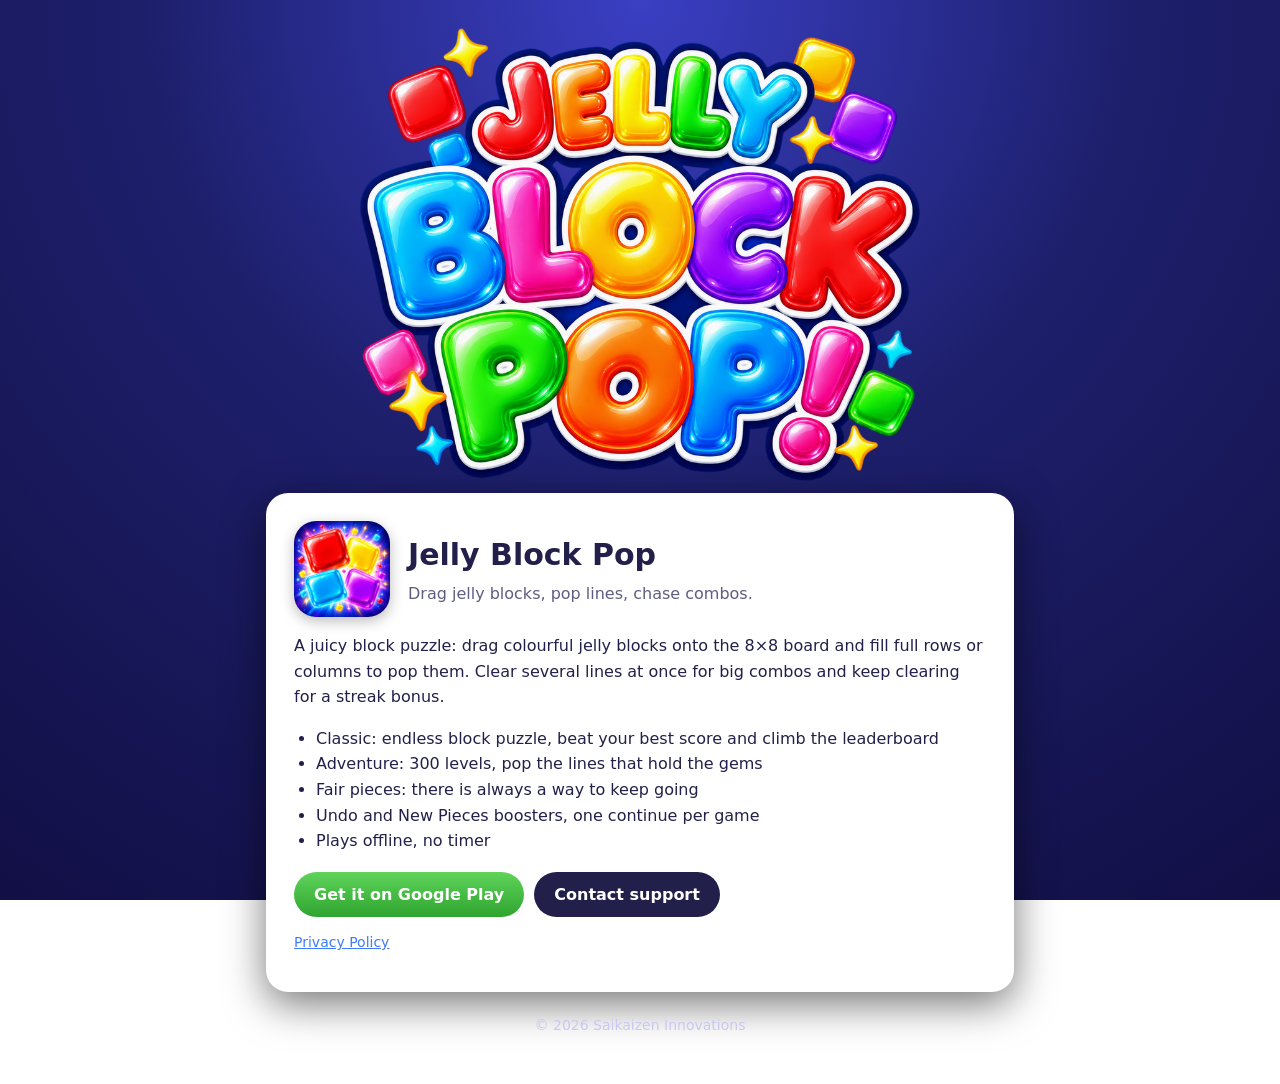
<file: index.html>
<!doctype html>
<html lang="en">
<head>
<meta charset="utf-8">
<meta name="viewport" content="width=device-width,initial-scale=1">
<title>Jelly Block Pop – Block Puzzle Game</title>
<meta name="description" content="Jelly Block Pop: a juicy 8x8 block puzzle. Drag jelly blocks, pop full lines, chase combos in Classic mode or collect gems in 300 Adventure levels. Plays offline.">
<link rel="icon" href="favicon.png">
<link rel="stylesheet" href="style.css">
</head>
<body>
<img class="logo" src="img/logo.png" alt="Jelly Block Pop logo">
<div class="wrap">
  <div class="card">
    <div class="brand">
      <img src="img/icon.png" alt="Jelly Block Pop icon">
      <div>
        <h1>Jelly Block Pop</h1>
        <p class="tag">Drag jelly blocks, pop lines, chase combos.</p>
      </div>
    </div>
    <p>A juicy block puzzle: drag colourful jelly blocks onto the 8×8 board and fill full rows or columns to pop them.
      Clear several lines at once for big combos and keep clearing for a streak bonus.</p>
    <ul>
      <li>Classic: endless block puzzle, beat your best score and climb the leaderboard</li>
      <li>Adventure: 300 levels, pop the lines that hold the gems</li>
      <li>Fair pieces: there is always a way to keep going</li>
      <li>Undo and New Pieces boosters, one continue per game</li>
      <li>Plays offline, no timer</li>
    </ul>
    <div class="btns">
      <a class="btn" href="https://play.google.com/store/apps/details?id=com.saikaizen.blockpuzzle">Get it on Google Play</a>
      <a class="btn alt" href="mailto:superprogrammersaurabh@gmail.com?subject=Jelly%20Block%20Pop">Contact support</a>
    </div>
    <p class="small"><a href="privacy.html">Privacy Policy</a></p>
  </div>
  <p class="foot">© 2026 Saikaizen Innovations</p>
</div>
</body>
</html>
</file>
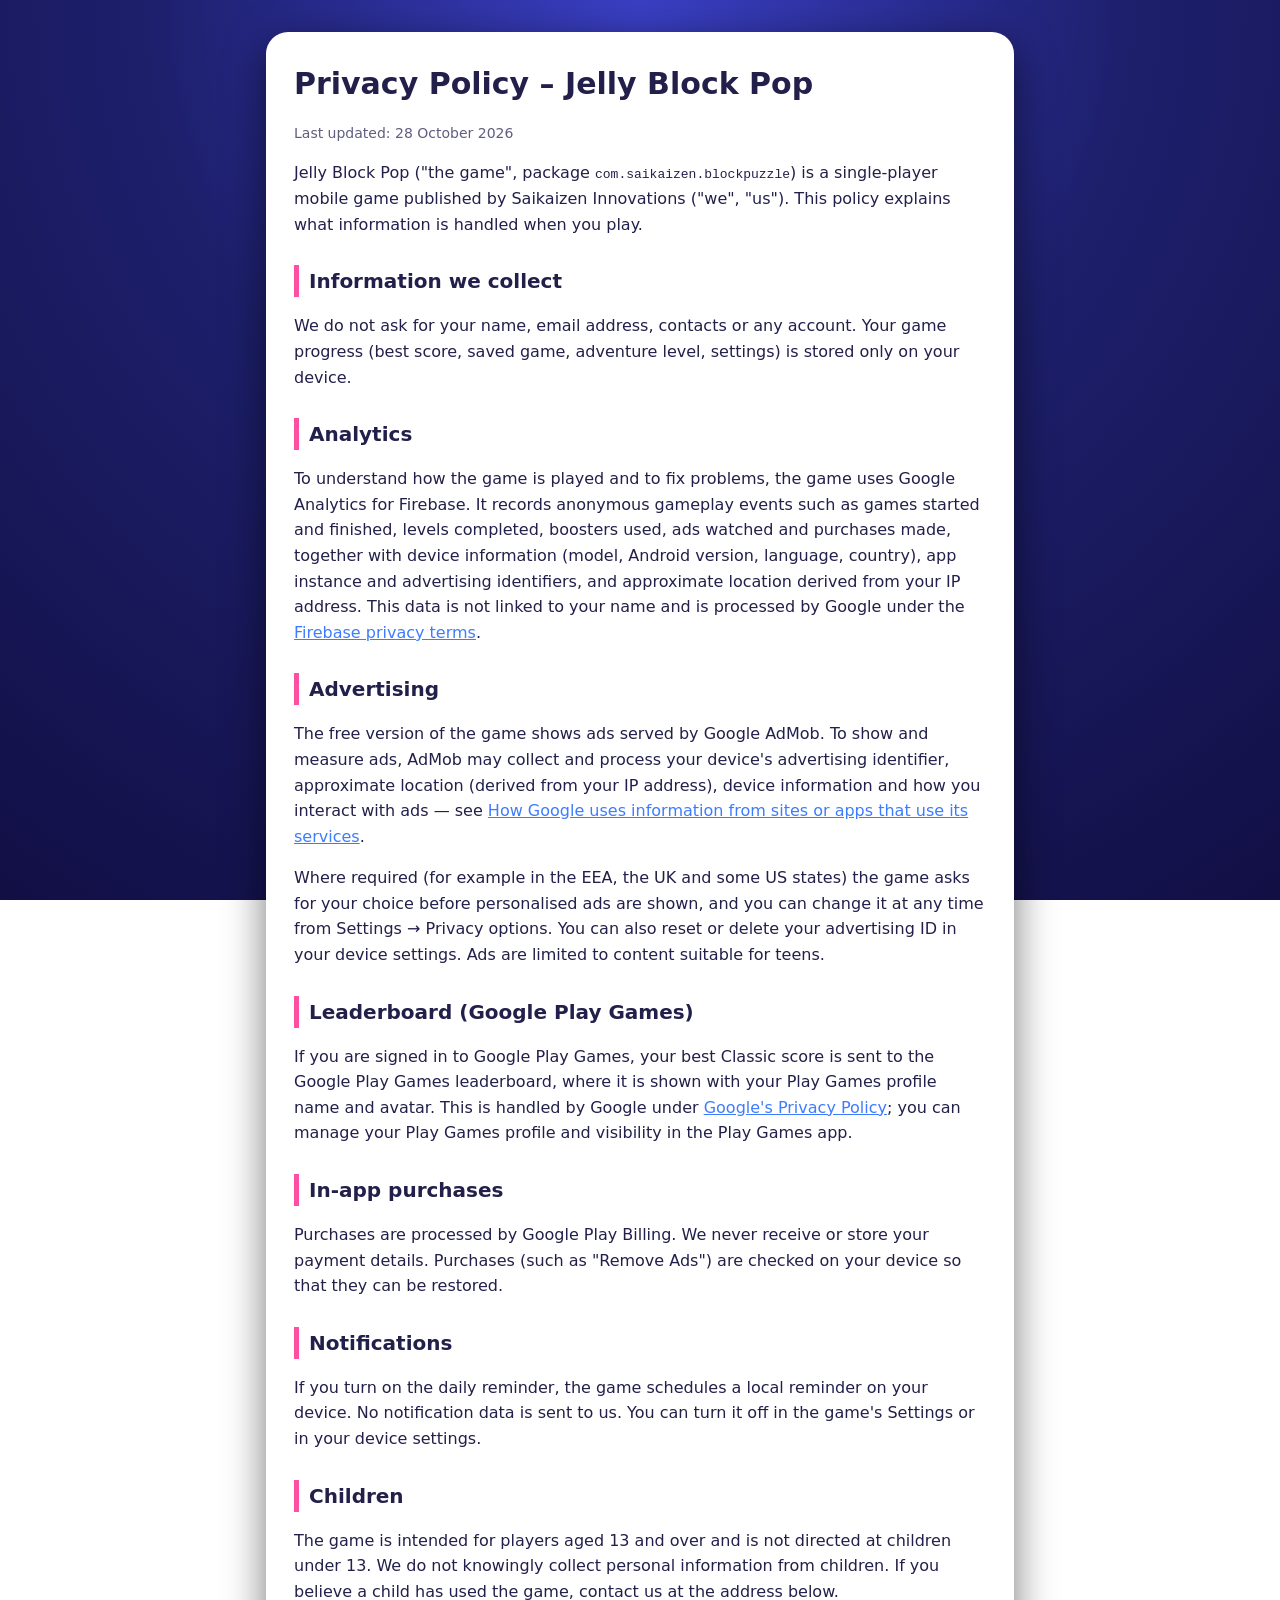
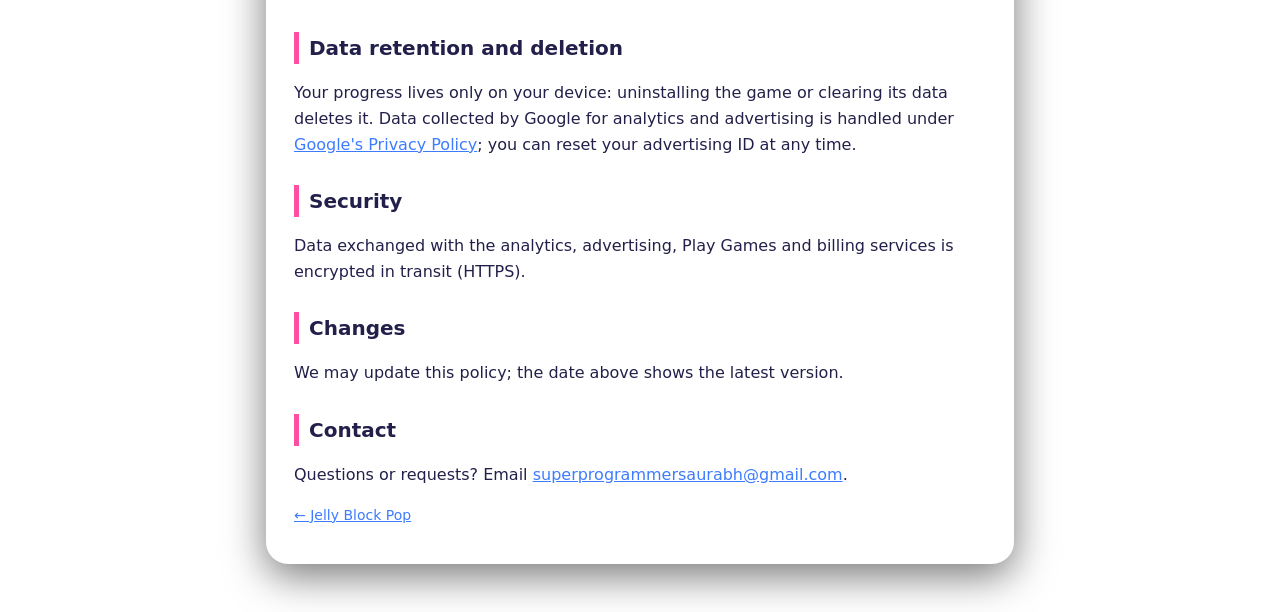
<file: privacy.html>
<!doctype html>
<html lang="en">
<head>
<meta charset="utf-8">
<meta name="viewport" content="width=device-width,initial-scale=1">
<title>Jelly Block Pop – Privacy Policy</title>
<link rel="icon" href="favicon.png">
<link rel="stylesheet" href="style.css">
</head>
<body>
<div class="wrap" style="margin-top:32px">
<div class="card">
<h1>Privacy Policy – Jelly Block Pop</h1>
<p class="small">Last updated: 28 October 2026</p>
<p>Jelly Block Pop ("the game", package <code>com.saikaizen.blockpuzzle</code>) is a single-player mobile game
published by Saikaizen Innovations ("we", "us"). This policy explains what information is handled when you play.</p>

<h2>Information we collect</h2>
<p>We do not ask for your name, email address, contacts or any account. Your game progress (best score, saved game,
adventure level, settings) is stored only on your device.</p>

<h2>Analytics</h2>
<p>To understand how the game is played and to fix problems, the game uses Google Analytics for Firebase. It records
anonymous gameplay events such as games started and finished, levels completed, boosters used, ads watched and
purchases made, together with device information (model, Android version, language, country), app instance and
advertising identifiers, and approximate location derived from your IP address. This data is not linked to your name
and is processed by Google under the <a href="https://firebase.google.com/support/privacy">Firebase privacy terms</a>.</p>

<h2>Advertising</h2>
<p>The free version of the game shows ads served by Google AdMob. To show and measure ads, AdMob may collect and
process your device's advertising identifier, approximate location (derived from your IP address), device
information and how you interact with ads — see
<a href="https://policies.google.com/technologies/partner-sites">How Google uses information from sites or apps that use its services</a>.</p>
<p>Where required (for example in the EEA, the UK and some US states) the game asks for your choice before
personalised ads are shown, and you can change it at any time from Settings → Privacy options. You can also reset or
delete your advertising ID in your device settings. Ads are limited to content suitable for teens.</p>

<h2>Leaderboard (Google Play Games)</h2>
<p>If you are signed in to Google Play Games, your best Classic score is sent to the Google Play Games leaderboard,
where it is shown with your Play Games profile name and avatar. This is handled by Google under
<a href="https://policies.google.com/privacy">Google's Privacy Policy</a>; you can manage your Play Games profile
and visibility in the Play Games app.</p>

<h2>In-app purchases</h2>
<p>Purchases are processed by Google Play Billing. We never receive or store your payment details. Purchases (such as
"Remove Ads") are checked on your device so that they can be restored.</p>

<h2>Notifications</h2>
<p>If you turn on the daily reminder, the game schedules a local reminder on your device. No notification data is sent
to us. You can turn it off in the game's Settings or in your device settings.</p>

<h2>Children</h2>
<p>The game is intended for players aged 13 and over and is not directed at children under 13. We do not knowingly
collect personal information from children. If you believe a child has used the game, contact us at the address
below.</p>

<h2>Data retention and deletion</h2>
<p>Your progress lives only on your device: uninstalling the game or clearing its data deletes it. Data collected by
Google for analytics and advertising is handled under <a href="https://policies.google.com/privacy">Google's Privacy
Policy</a>; you can reset your advertising ID at any time.</p>

<h2>Security</h2>
<p>Data exchanged with the analytics, advertising, Play Games and billing services is encrypted in transit (HTTPS).</p>

<h2>Changes</h2>
<p>We may update this policy; the date above shows the latest version.</p>

<h2>Contact</h2>
<p>Questions or requests? Email <a href="mailto:superprogrammersaurabh@gmail.com">superprogrammersaurabh@gmail.com</a>.</p>
<p class="small"><a href="index.html">← Jelly Block Pop</a></p>
</div>
</div>
</body>
</html>
</file>
<file: style.css>
:root{--bg:#1d1f6b;--deep:#120f45;--card:#fff;--ink:#22204a;--pink:#ff4fa3;--blue:#3d7cff;--soft:#5f5d80}
*{box-sizing:border-box}
html,body{margin:0;background:radial-gradient(circle at 50% 0,#3a3fc4 0,var(--bg) 45%,var(--deep) 100%) fixed;color:var(--ink);font-family:system-ui,-apple-system,"Segoe UI",Roboto,sans-serif;line-height:1.6}
a{color:var(--blue)}
.logo{display:block;width:min(560px,86%);margin:28px auto 0}
.wrap{max-width:780px;margin:12px auto 48px;padding:0 16px}
.card{background:var(--card);border-radius:22px;padding:28px 28px 24px;box-shadow:0 12px 40px #0008}
.brand{display:flex;gap:18px;align-items:center;margin-bottom:8px}
.brand img{width:96px;height:96px;border-radius:22px;box-shadow:0 4px 14px #0004}
h1{margin:0;font-size:30px}
h2{font-size:20px;margin:28px 0 6px;border-left:5px solid var(--pink);padding-left:10px}
.tag{color:var(--soft);margin:2px 0 0}
.btns{display:flex;flex-wrap:wrap;gap:10px;margin:18px 0 6px}
.btn{display:inline-block;background:linear-gradient(#5fd35a,#2fa52f);color:#fff;text-decoration:none;padding:10px 20px;border-radius:24px;font-weight:700}
.btn.alt{background:var(--ink)}
ul{padding-left:22px}
.foot{color:#c9c8ef;text-align:center;font-size:14px;margin-top:22px}
.small{color:var(--soft);font-size:14px}
@media (max-width:520px){.card{padding:20px 16px}.brand img{width:72px;height:72px}h1{font-size:24px}}
</file>
